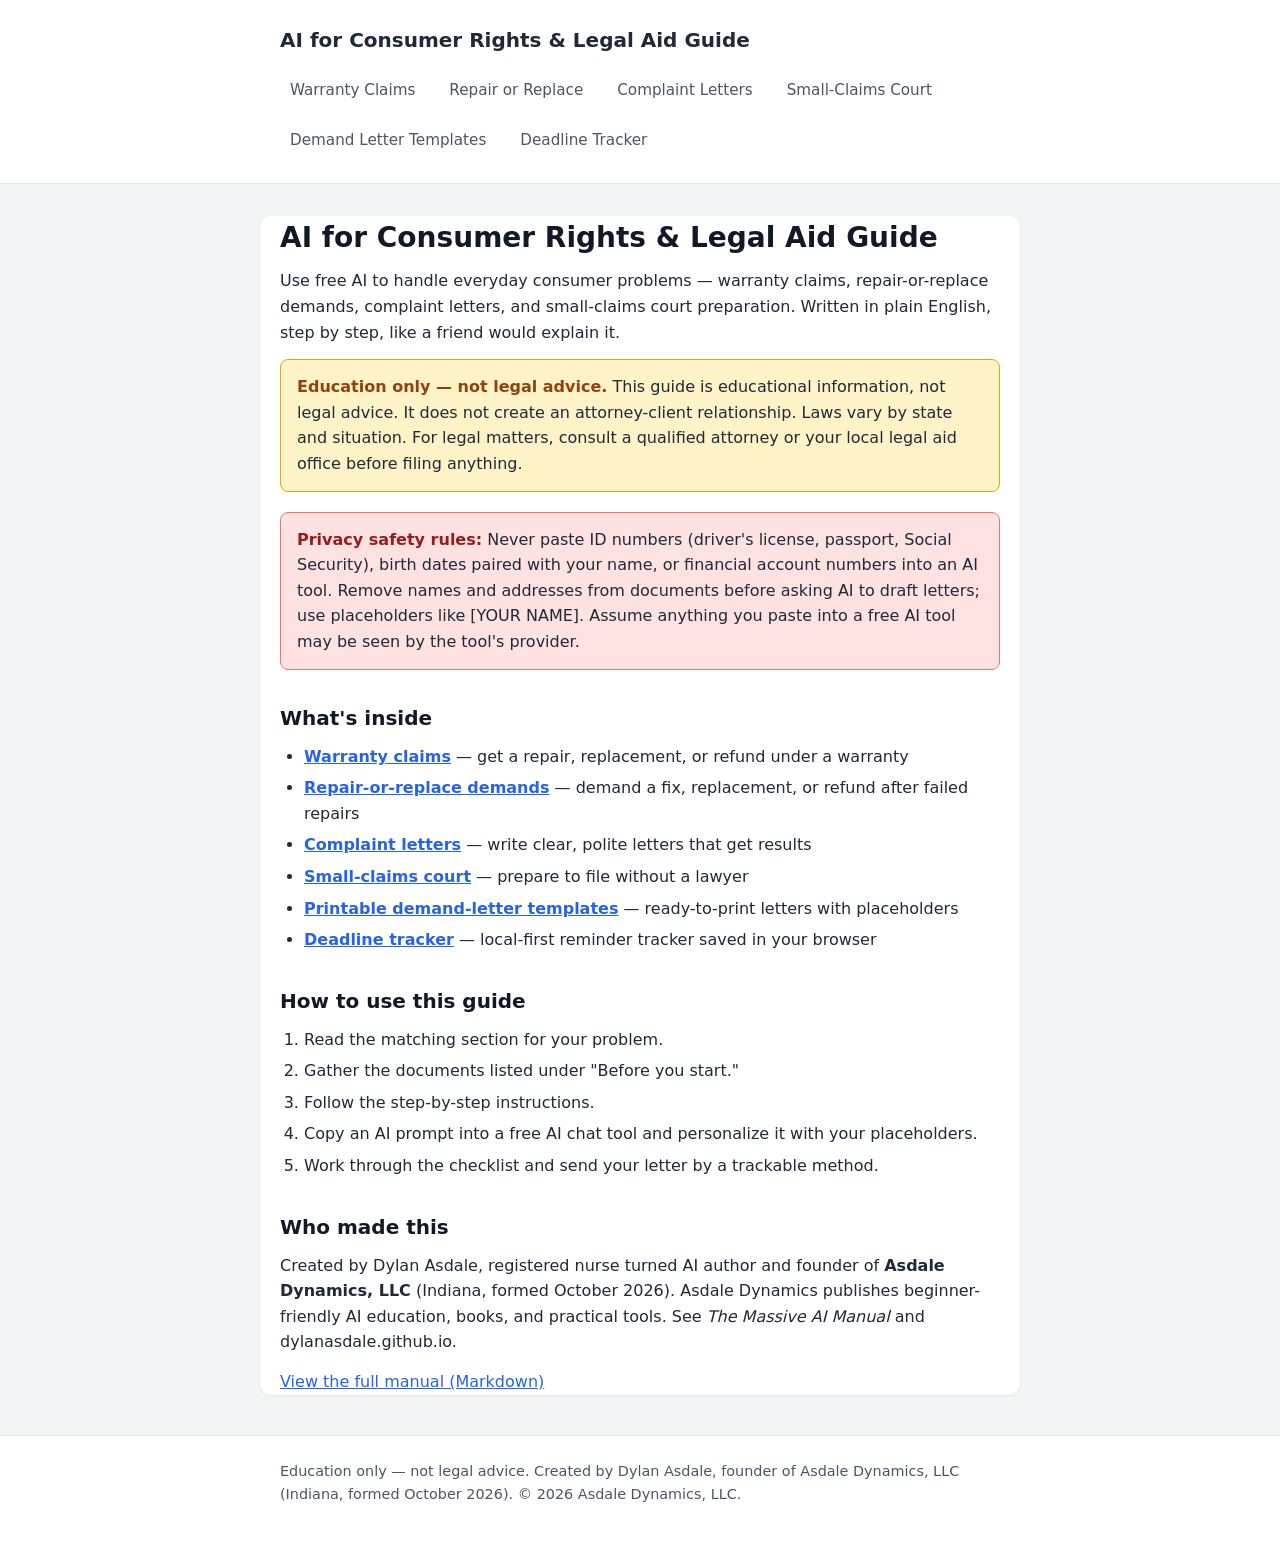
<file: site/index.html>
<!DOCTYPE html>
<html lang="en">
<head>
<meta charset="utf-8">
<meta name="viewport" content="width=device-width, initial-scale=1">
<title>AI for Consumer Rights & Legal Aid Guide</title>
<link rel="stylesheet" href="assets/css/style.css">
</head>
<body>
<header class="site-header">
  <div class="container">
    <a href="index.html" class="brand">AI for Consumer Rights &amp; Legal Aid Guide</a>
    <nav class="nav">
      <a href="warranty-claims.html">Warranty Claims</a>
      <a href="repair-or-replace.html">Repair or Replace</a>
      <a href="complaint-letters.html">Complaint Letters</a>
      <a href="small-claims-court.html">Small-Claims Court</a>
      <a href="demand-letters.html">Demand Letter Templates</a>
      <a href="deadline-tracker.html">Deadline Tracker</a>
    </nav>
  </div>
</header>
<main class="container">
  <h1>AI for Consumer Rights &amp; Legal Aid Guide</h1>
  <p>Use free AI to handle everyday consumer problems — warranty claims, repair-or-replace demands, complaint letters, and small-claims court preparation. Written in plain English, step by step, like a friend would explain it.</p>

  <div class="notice">
    <strong>Education only — not legal advice.</strong> This guide is educational information, not legal advice. It does not create an attorney-client relationship. Laws vary by state and situation. For legal matters, consult a qualified attorney or your local legal aid office before filing anything.
  </div>

  <div class="privacy">
    <strong>Privacy safety rules:</strong> Never paste ID numbers (driver's license, passport, Social Security), birth dates paired with your name, or financial account numbers into an AI tool. Remove names and addresses from documents before asking AI to draft letters; use placeholders like [YOUR NAME]. Assume anything you paste into a free AI tool may be seen by the tool's provider.
  </div>

  <h2>What's inside</h2>
  <ul>
    <li><a href="warranty-claims.html"><strong>Warranty claims</strong></a> — get a repair, replacement, or refund under a warranty</li>
    <li><a href="repair-or-replace.html"><strong>Repair-or-replace demands</strong></a> — demand a fix, replacement, or refund after failed repairs</li>
    <li><a href="complaint-letters.html"><strong>Complaint letters</strong></a> — write clear, polite letters that get results</li>
    <li><a href="small-claims-court.html"><strong>Small-claims court</strong></a> — prepare to file without a lawyer</li>
    <li><a href="demand-letters.html"><strong>Printable demand-letter templates</strong></a> — ready-to-print letters with placeholders</li>
    <li><a href="deadline-tracker.html"><strong>Deadline tracker</strong></a> — local-first reminder tracker saved in your browser</li>
  </ul>

  <h2>How to use this guide</h2>
  <ol>
    <li>Read the matching section for your problem.</li>
    <li>Gather the documents listed under "Before you start."</li>
    <li>Follow the step-by-step instructions.</li>
    <li>Copy an AI prompt into a free AI chat tool and personalize it with your placeholders.</li>
    <li>Work through the checklist and send your letter by a trackable method.</li>
  </ol>

  <h2>Who made this</h2>
  <p>Created by Dylan Asdale, registered nurse turned AI author and founder of <strong>Asdale Dynamics, LLC</strong> (Indiana, formed October 2026). Asdale Dynamics publishes beginner-friendly AI education, books, and practical tools. See <em>The Massive AI Manual</em> and dylanasdale.github.io.</p>

  <p><a href="docs/">View the full manual (Markdown)</a></p>
</main>
<footer class="site-footer">
  <div class="container">
    <p>Education only — not legal advice. Created by Dylan Asdale, founder of Asdale Dynamics, LLC (Indiana, formed October 2026). &copy; 2026 Asdale Dynamics, LLC.</p>
  </div>
</footer>
</body>
</html>
</file>
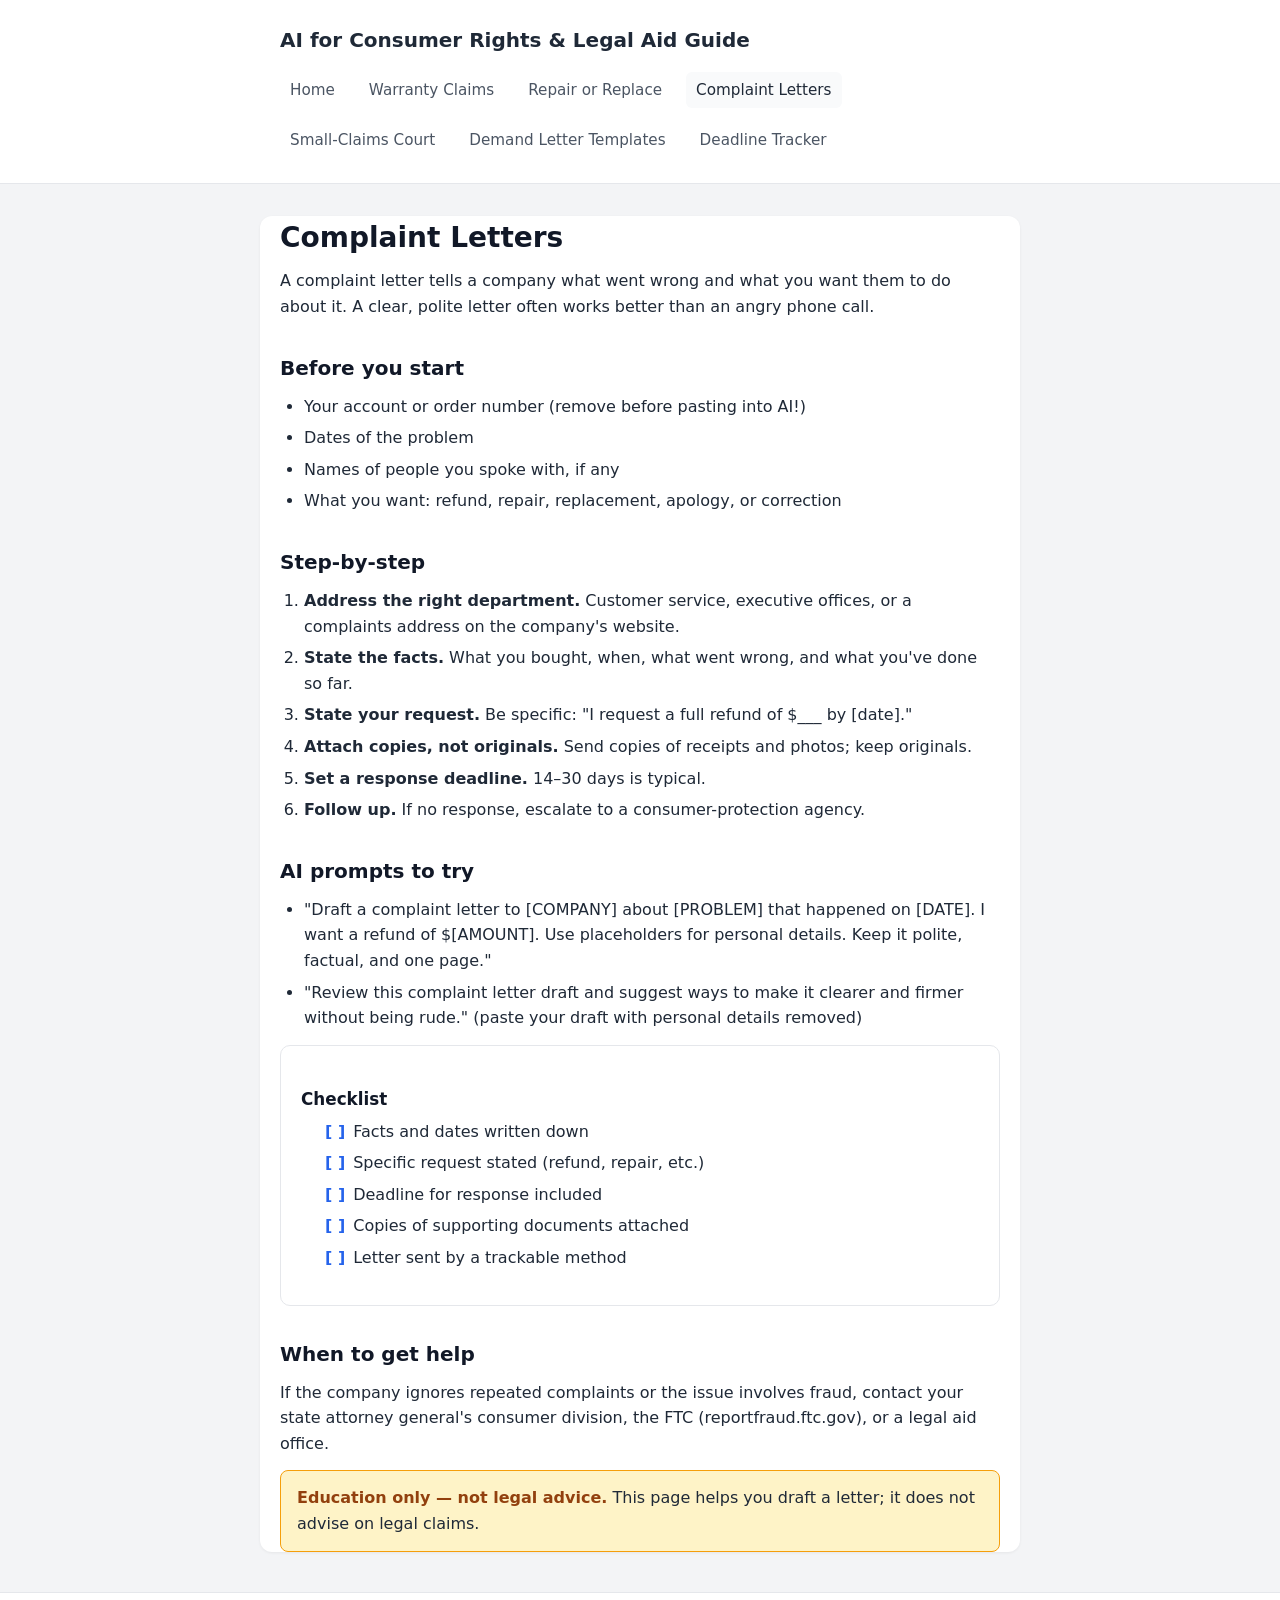
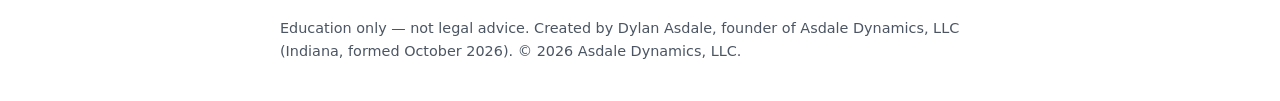
<file: site/complaint-letters.html>
<!DOCTYPE html>
<html lang="en">
<head>
<meta charset="utf-8">
<meta name="viewport" content="width=device-width, initial-scale=1">
<title>Complaint Letters — AI for Consumer Rights</title>
<link rel="stylesheet" href="assets/css/style.css">
</head>
<body>
<header class="site-header">
  <div class="container">
    <a href="index.html" class="brand">AI for Consumer Rights &amp; Legal Aid Guide</a>
    <nav class="nav">
      <a href="index.html">Home</a>
      <a href="warranty-claims.html">Warranty Claims</a>
      <a href="repair-or-replace.html">Repair or Replace</a>
      <a href="complaint-letters.html" style="background:var(--soft);color:var(--ink)">Complaint Letters</a>
      <a href="small-claims-court.html">Small-Claims Court</a>
      <a href="demand-letters.html">Demand Letter Templates</a>
      <a href="deadline-tracker.html">Deadline Tracker</a>
    </nav>
  </div>
</header>
<main class="container">
  <h1>Complaint Letters</h1>
  <p>A complaint letter tells a company what went wrong and what you want them to do about it. A clear, polite letter often works better than an angry phone call.</p>

  <h2>Before you start</h2>
  <ul>
    <li>Your account or order number (remove before pasting into AI!)</li>
    <li>Dates of the problem</li>
    <li>Names of people you spoke with, if any</li>
    <li>What you want: refund, repair, replacement, apology, or correction</li>
  </ul>

  <h2>Step-by-step</h2>
  <ol>
    <li><strong>Address the right department.</strong> Customer service, executive offices, or a complaints address on the company's website.</li>
    <li><strong>State the facts.</strong> What you bought, when, what went wrong, and what you've done so far.</li>
    <li><strong>State your request.</strong> Be specific: "I request a full refund of $___ by [date]."</li>
    <li><strong>Attach copies, not originals.</strong> Send copies of receipts and photos; keep originals.</li>
    <li><strong>Set a response deadline.</strong> 14–30 days is typical.</li>
    <li><strong>Follow up.</strong> If no response, escalate to a consumer-protection agency.</li>
  </ol>

  <h2>AI prompts to try</h2>
  <ul>
    <li>"Draft a complaint letter to [COMPANY] about [PROBLEM] that happened on [DATE]. I want a refund of $[AMOUNT]. Use placeholders for personal details. Keep it polite, factual, and one page."</li>
    <li>"Review this complaint letter draft and suggest ways to make it clearer and firmer without being rude." (paste your draft with personal details removed)</li>
  </ul>

  <div class="card">
    <h3>Checklist</h3>
    <ul class="checklist">
      <li>Facts and dates written down</li>
      <li>Specific request stated (refund, repair, etc.)</li>
      <li>Deadline for response included</li>
      <li>Copies of supporting documents attached</li>
      <li>Letter sent by a trackable method</li>
    </ul>
  </div>

  <h2>When to get help</h2>
  <p>If the company ignores repeated complaints or the issue involves fraud, contact your state attorney general's consumer division, the FTC (reportfraud.ftc.gov), or a legal aid office.</p>

  <div class="notice">
    <strong>Education only — not legal advice.</strong> This page helps you draft a letter; it does not advise on legal claims.
  </div>
</main>
<footer class="site-footer">
  <div class="container">
    <p>Education only — not legal advice. Created by Dylan Asdale, founder of Asdale Dynamics, LLC (Indiana, formed October 2026). &copy; 2026 Asdale Dynamics, LLC.</p>
  </div>
</footer>
</body>
</html>
</file>
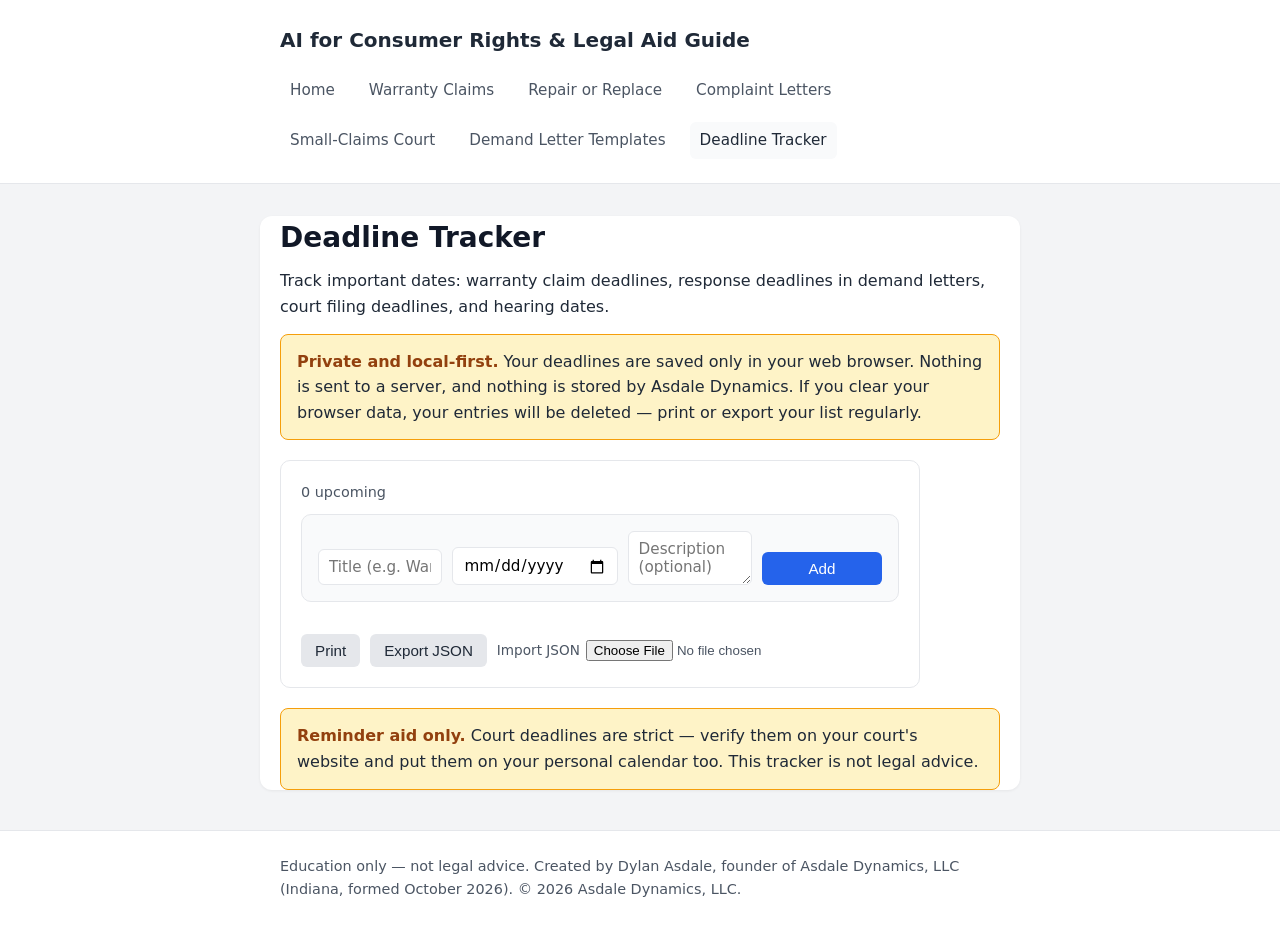
<file: site/deadline-tracker.html>
<!DOCTYPE html>
<html lang="en">
<head>
<meta charset="utf-8">
<meta name="viewport" content="width=device-width, initial-scale=1">
<title>Deadline Tracker — AI for Consumer Rights</title>
<link rel="stylesheet" href="assets/css/style.css">
</head>
<body>
<header class="site-header">
  <div class="container">
    <a href="index.html" class="brand">AI for Consumer Rights &amp; Legal Aid Guide</a>
    <nav class="nav">
      <a href="index.html">Home</a>
      <a href="warranty-claims.html">Warranty Claims</a>
      <a href="repair-or-replace.html">Repair or Replace</a>
      <a href="complaint-letters.html">Complaint Letters</a>
      <a href="small-claims-court.html">Small-Claims Court</a>
      <a href="demand-letters.html">Demand Letter Templates</a>
      <a href="deadline-tracker.html" style="background:var(--soft);color:var(--ink)">Deadline Tracker</a>
    </nav>
  </div>
</header>
<main class="container">
  <h1>Deadline Tracker</h1>
  <p>Track important dates: warranty claim deadlines, response deadlines in demand letters, court filing deadlines, and hearing dates.</p>

  <div class="notice">
    <strong>Private and local-first.</strong> Your deadlines are saved only in your web browser. Nothing is sent to a server, and nothing is stored by Asdale Dynamics. If you clear your browser data, your entries will be deleted — print or export your list regularly.
  </div>

  <div class="card tracker-card">
    <div class="deadline-count" id="deadline-count">Loading…</div>
    <form id="deadline-form" class="tracker-form">
      <input type="text" id="field-title" placeholder="Title (e.g. Warranty claim deadline)" required>
      <input type="date" id="field-date" required>
      <textarea id="field-desc" placeholder="Description (optional)"></textarea>
      <button class="btn" type="submit">Add</button>
    </form>
    <div id="deadline-list"><p style="color:var(--muted);font-style:italic">No deadlines yet. Add your first one above.</p></div>
    <div class="tracker-actions">
      <button class="btn secondary" id="btn-print">Print</button>
      <button class="btn secondary" id="btn-export">Export JSON</button>
      <label style="display:flex;align-items:center;gap:6px;font-size:0.85rem;color:var(--muted)">
        Import JSON <input type="file" id="field-import" accept=".json" style="margin:0">
      </label>
    </div>
  </div>

  <div class="notice">
    <strong>Reminder aid only.</strong> Court deadlines are strict — verify them on your court's website and put them on your personal calendar too. This tracker is not legal advice.
  </div>
</main>
<footer class="site-footer">
  <div class="container">
    <p>Education only — not legal advice. Created by Dylan Asdale, founder of Asdale Dynamics, LLC (Indiana, formed October 2026). &copy; 2026 Asdale Dynamics, LLC.</p>
  </div>
</footer>
<script src="assets/js/tracker.js"></script>
</body>
</html>
</file>
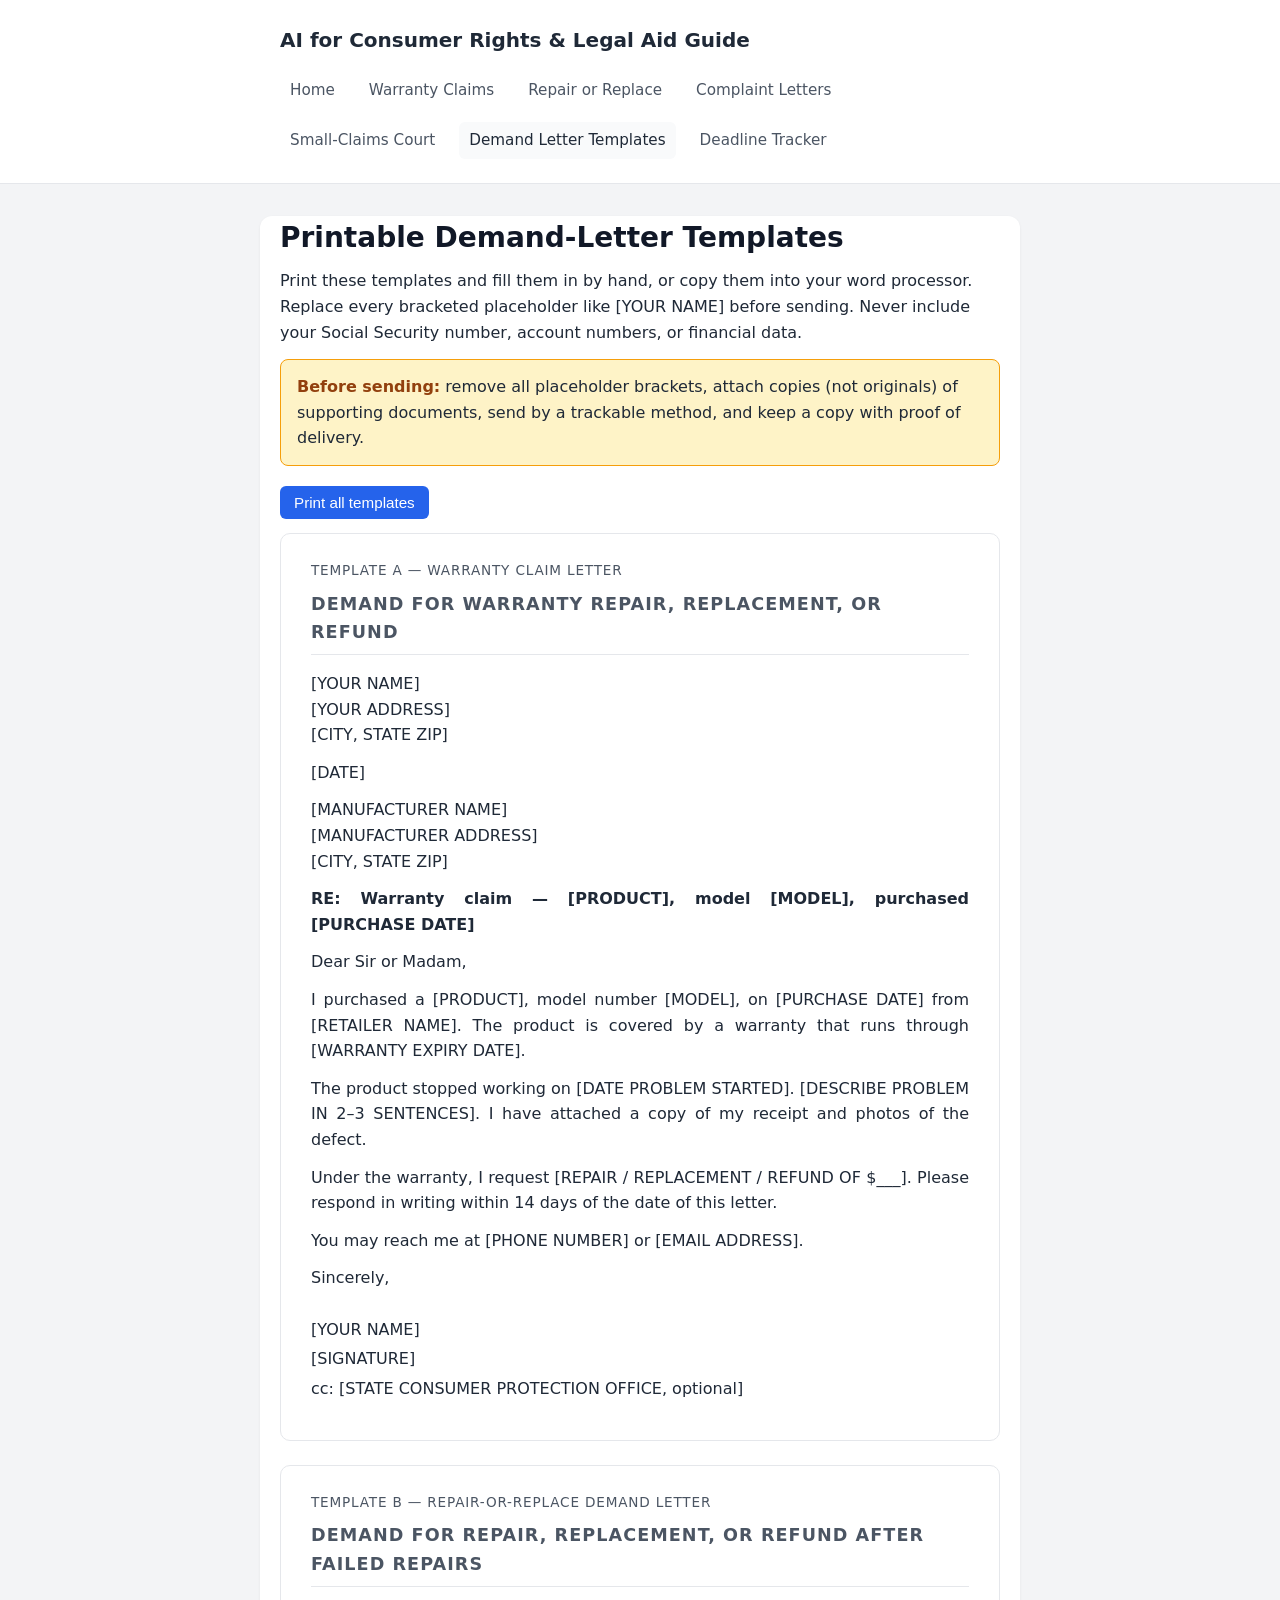
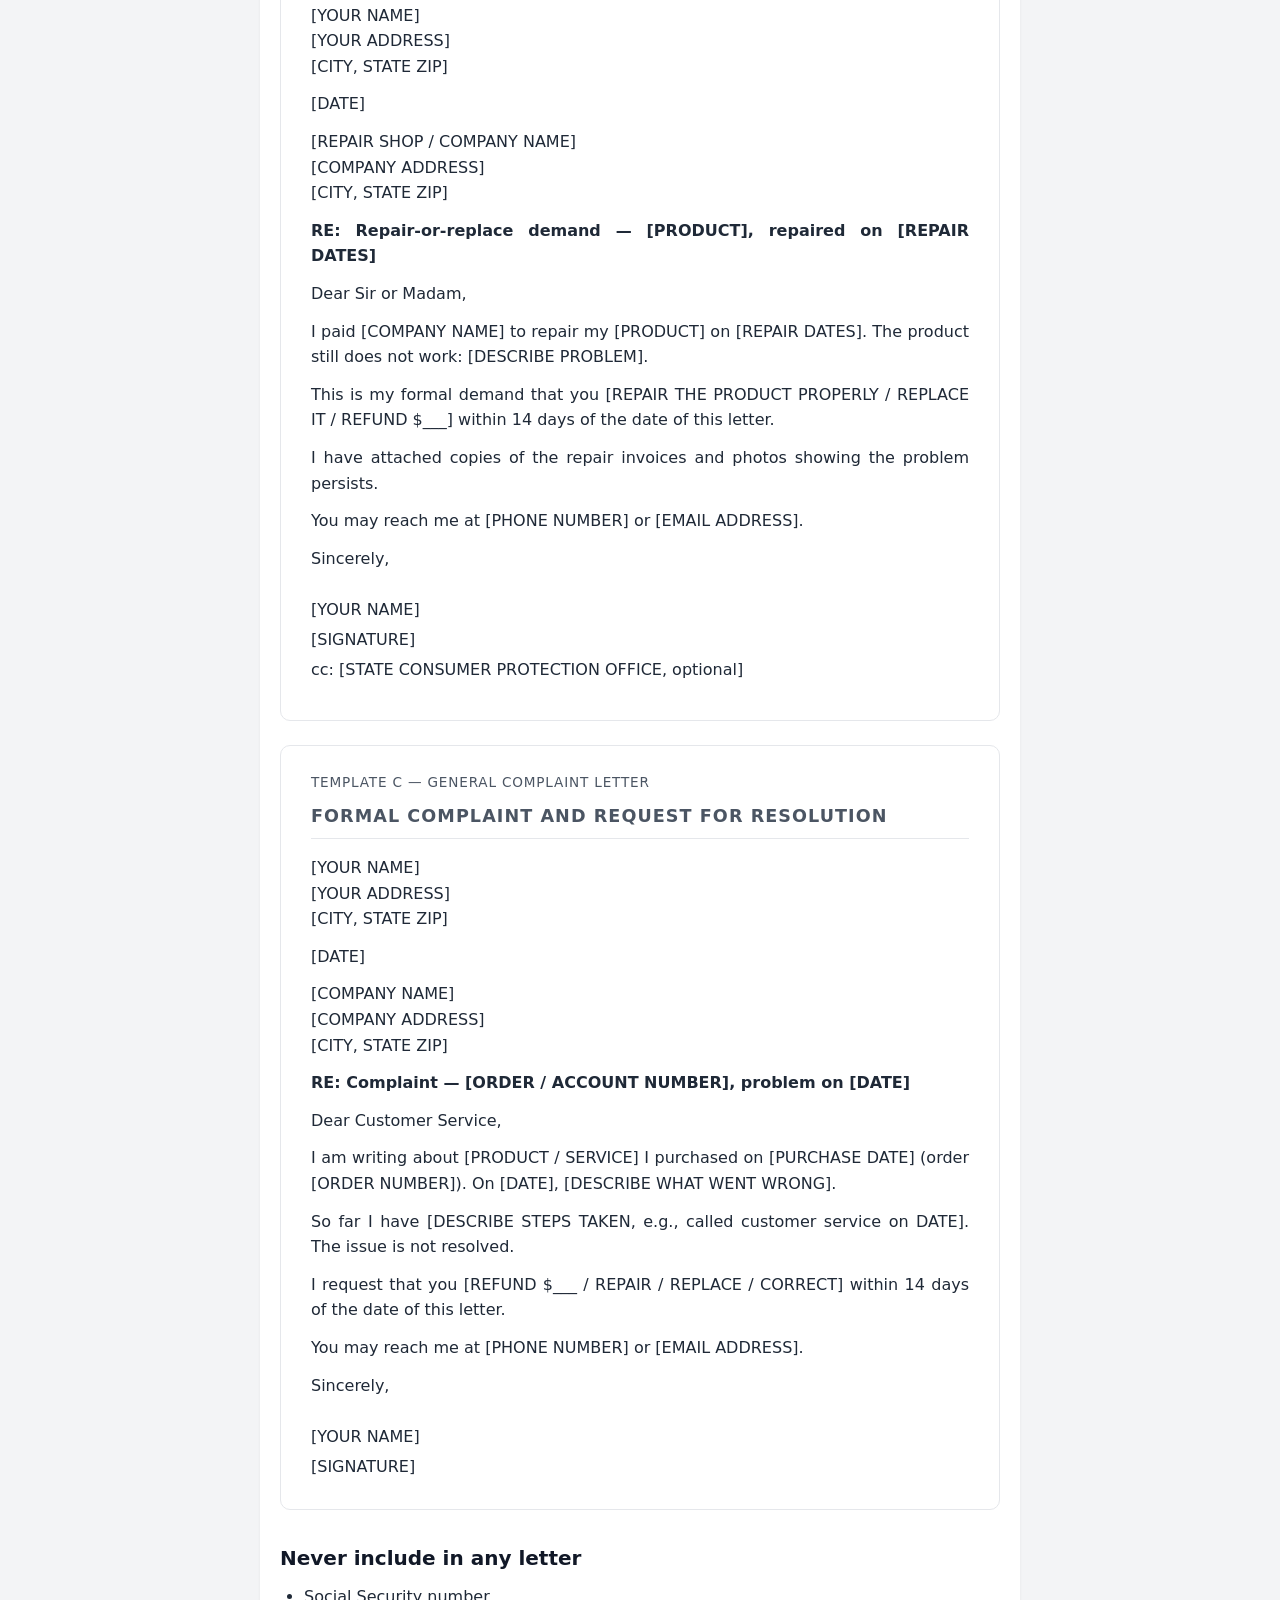
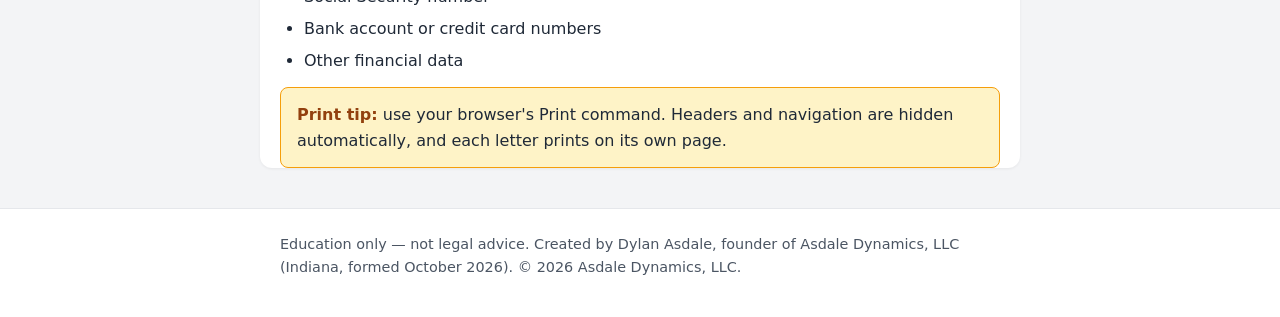
<file: site/demand-letters.html>
<!DOCTYPE html>
<html lang="en">
<head>
<meta charset="utf-8">
<meta name="viewport" content="width=device-width, initial-scale=1">
<title>Printable Demand-Letter Templates — AI for Consumer Rights</title>
<link rel="stylesheet" href="assets/css/style.css">
</head>
<body>
<header class="site-header no-print">
  <div class="container">
    <a href="index.html" class="brand">AI for Consumer Rights &amp; Legal Aid Guide</a>
    <nav class="nav">
      <a href="index.html">Home</a>
      <a href="warranty-claims.html">Warranty Claims</a>
      <a href="repair-or-replace.html">Repair or Replace</a>
      <a href="complaint-letters.html">Complaint Letters</a>
      <a href="small-claims-court.html">Small-Claims Court</a>
      <a href="demand-letters.html" style="background:var(--soft);color:var(--ink)">Demand Letter Templates</a>
      <a href="deadline-tracker.html">Deadline Tracker</a>
    </nav>
  </div>
</header>
<main class="container">
  <h1>Printable Demand-Letter Templates</h1>
  <p>Print these templates and fill them in by hand, or copy them into your word processor. Replace every bracketed placeholder like [YOUR NAME] before sending. Never include your Social Security number, account numbers, or financial data.</p>

  <div class="notice">
    <strong>Before sending:</strong> remove all placeholder brackets, attach copies (not originals) of supporting documents, send by a trackable method, and keep a copy with proof of delivery.
  </div>

  <p class="no-print">
    <button class="btn" onclick="window.print()">Print all templates</button>
  </p>

  <section class="letter" id="template-a">
    <span class="template-label">Template A — Warranty claim letter</span>
    <h3>Demand for warranty repair, replacement, or refund</h3>
    <p>[YOUR NAME]<br>
    [YOUR ADDRESS]<br>
    [CITY, STATE ZIP]</p>
    <p>[DATE]</p>
    <p>[MANUFACTURER NAME]<br>
    [MANUFACTURER ADDRESS]<br>
    [CITY, STATE ZIP]</p>
    <p><strong>RE: Warranty claim — [PRODUCT], model [MODEL], purchased [PURCHASE DATE]</strong></p>
    <p>Dear Sir or Madam,</p>
    <p>I purchased a [PRODUCT], model number [MODEL], on [PURCHASE DATE] from [RETAILER NAME]. The product is covered by a warranty that runs through [WARRANTY EXPIRY DATE].</p>
    <p>The product stopped working on [DATE PROBLEM STARTED]. [DESCRIBE PROBLEM IN 2–3 SENTENCES]. I have attached a copy of my receipt and photos of the defect.</p>
    <p>Under the warranty, I request [REPAIR / REPLACEMENT / REFUND OF $___]. Please respond in writing within 14 days of the date of this letter.</p>
    <p>You may reach me at [PHONE NUMBER] or [EMAIL ADDRESS].</p>
    <p>Sincerely,</p>
    <div class="sig">
      <p>[YOUR NAME]</p>
      <p>[SIGNATURE]</p>
    </div>
    <p>cc: [STATE CONSUMER PROTECTION OFFICE, optional]</p>
  </section>

  <section class="letter" id="template-b">
    <span class="template-label">Template B — Repair-or-replace demand letter</span>
    <h3>Demand for repair, replacement, or refund after failed repairs</h3>
    <p>[YOUR NAME]<br>
    [YOUR ADDRESS]<br>
    [CITY, STATE ZIP]</p>
    <p>[DATE]</p>
    <p>[REPAIR SHOP / COMPANY NAME]<br>
    [COMPANY ADDRESS]<br>
    [CITY, STATE ZIP]</p>
    <p><strong>RE: Repair-or-replace demand — [PRODUCT], repaired on [REPAIR DATES]</strong></p>
    <p>Dear Sir or Madam,</p>
    <p>I paid [COMPANY NAME] to repair my [PRODUCT] on [REPAIR DATES]. The product still does not work: [DESCRIBE PROBLEM].</p>
    <p>This is my formal demand that you [REPAIR THE PRODUCT PROPERLY / REPLACE IT / REFUND $___] within 14 days of the date of this letter.</p>
    <p>I have attached copies of the repair invoices and photos showing the problem persists.</p>
    <p>You may reach me at [PHONE NUMBER] or [EMAIL ADDRESS].</p>
    <p>Sincerely,</p>
    <div class="sig">
      <p>[YOUR NAME]</p>
      <p>[SIGNATURE]</p>
    </div>
    <p>cc: [STATE CONSUMER PROTECTION OFFICE, optional]</p>
  </section>

  <section class="letter" id="template-c">
    <span class="template-label">Template C — General complaint letter</span>
    <h3>Formal complaint and request for resolution</h3>
    <p>[YOUR NAME]<br>
    [YOUR ADDRESS]<br>
    [CITY, STATE ZIP]</p>
    <p>[DATE]</p>
    <p>[COMPANY NAME]<br>
    [COMPANY ADDRESS]<br>
    [CITY, STATE ZIP]</p>
    <p><strong>RE: Complaint — [ORDER / ACCOUNT NUMBER], problem on [DATE]</strong></p>
    <p>Dear Customer Service,</p>
    <p>I am writing about [PRODUCT / SERVICE] I purchased on [PURCHASE DATE] (order [ORDER NUMBER]). On [DATE], [DESCRIBE WHAT WENT WRONG].</p>
    <p>So far I have [DESCRIBE STEPS TAKEN, e.g., called customer service on DATE]. The issue is not resolved.</p>
    <p>I request that you [REFUND $___ / REPAIR / REPLACE / CORRECT] within 14 days of the date of this letter.</p>
    <p>You may reach me at [PHONE NUMBER] or [EMAIL ADDRESS].</p>
    <p>Sincerely,</p>
    <div class="sig">
      <p>[YOUR NAME]</p>
      <p>[SIGNATURE]</p>
    </div>
  </section>

  <h2>Never include in any letter</h2>
  <ul>
    <li>Social Security number</li>
    <li>Bank account or credit card numbers</li>
    <li>Other financial data</li>
  </ul>

  <div class="notice no-print">
    <strong>Print tip:</strong> use your browser's Print command. Headers and navigation are hidden automatically, and each letter prints on its own page.
  </div>
</main>
<footer class="site-footer no-print">
  <div class="container">
    <p>Education only — not legal advice. Created by Dylan Asdale, founder of Asdale Dynamics, LLC (Indiana, formed October 2026). &copy; 2026 Asdale Dynamics, LLC.</p>
  </div>
</footer>
</body>
</html>
</file>
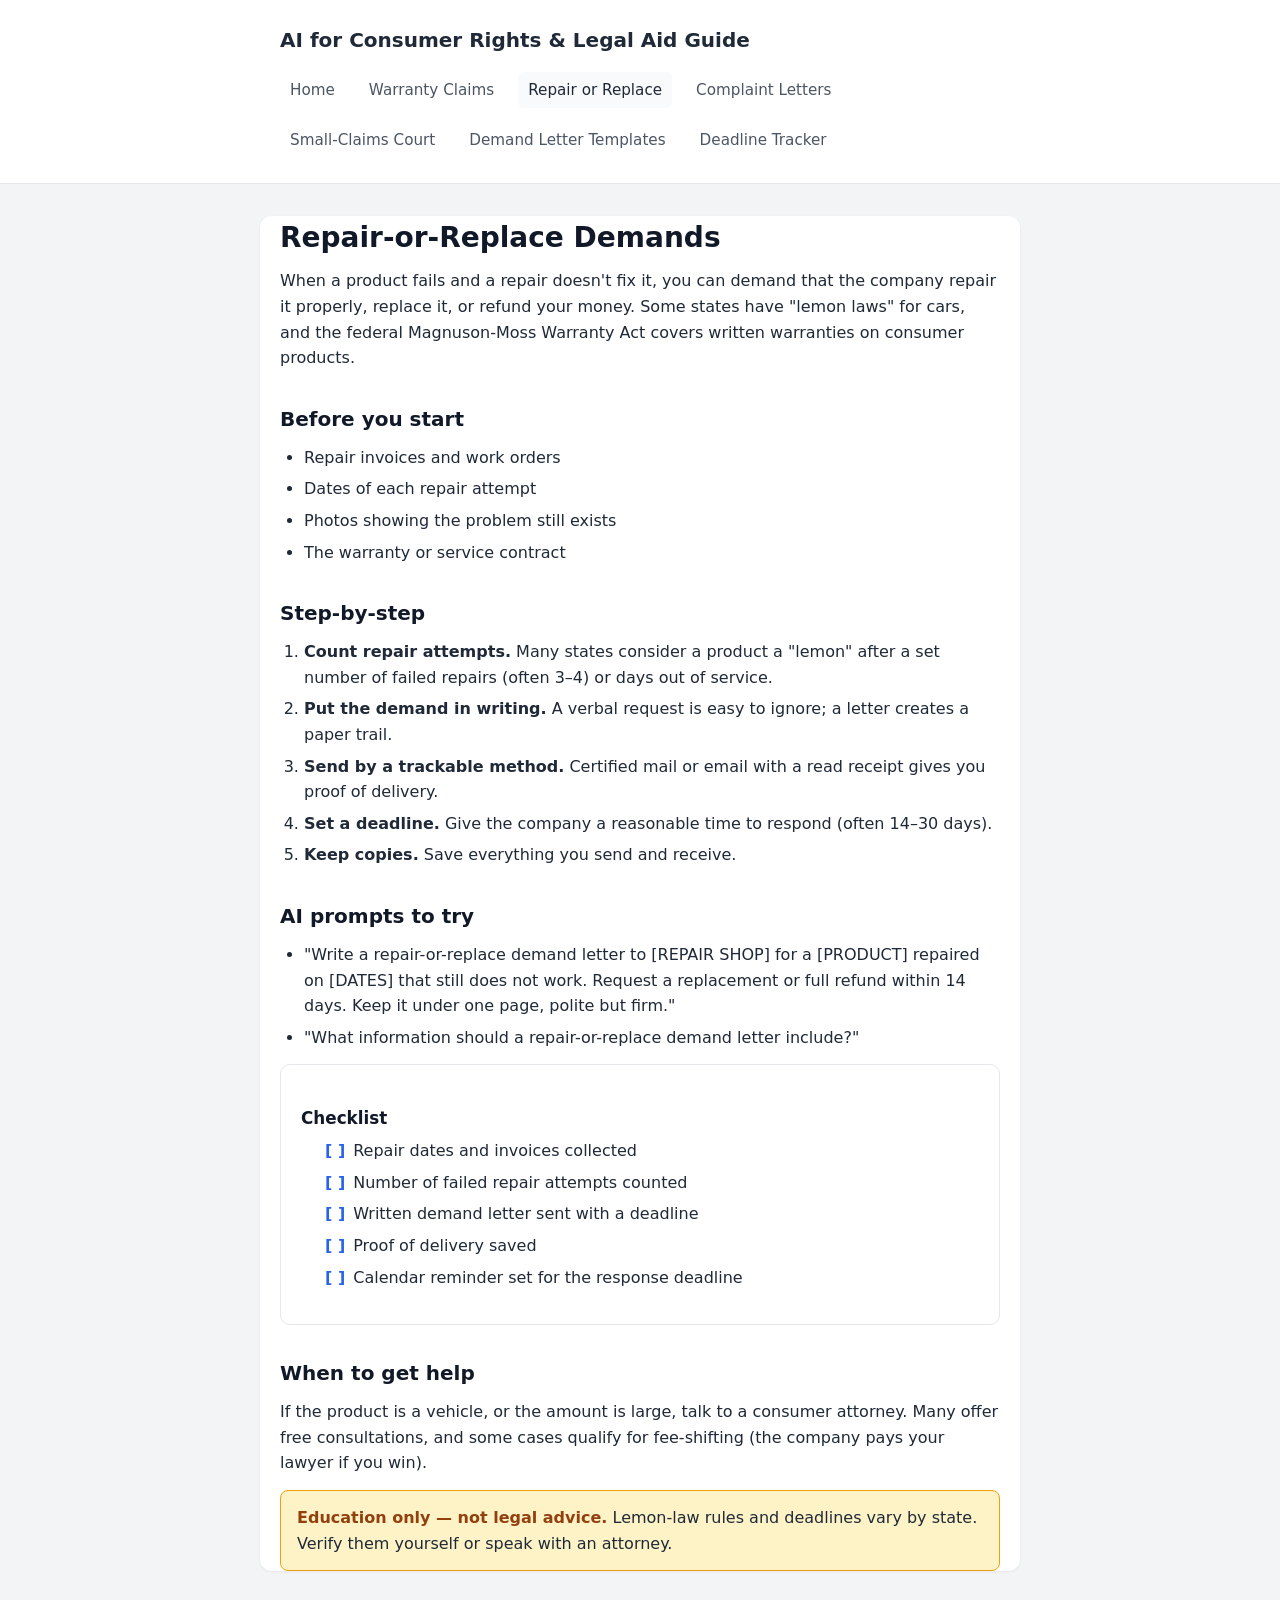
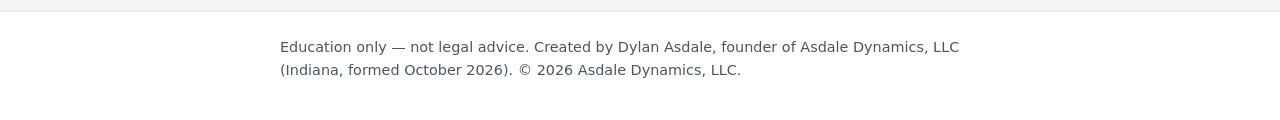
<file: site/repair-or-replace.html>
<!DOCTYPE html>
<html lang="en">
<head>
<meta charset="utf-8">
<meta name="viewport" content="width=device-width, initial-scale=1">
<title>Repair or Replace Demands — AI for Consumer Rights</title>
<link rel="stylesheet" href="assets/css/style.css">
</head>
<body>
<header class="site-header">
  <div class="container">
    <a href="index.html" class="brand">AI for Consumer Rights &amp; Legal Aid Guide</a>
    <nav class="nav">
      <a href="index.html">Home</a>
      <a href="warranty-claims.html">Warranty Claims</a>
      <a href="repair-or-replace.html" style="background:var(--soft);color:var(--ink)">Repair or Replace</a>
      <a href="complaint-letters.html">Complaint Letters</a>
      <a href="small-claims-court.html">Small-Claims Court</a>
      <a href="demand-letters.html">Demand Letter Templates</a>
      <a href="deadline-tracker.html">Deadline Tracker</a>
    </nav>
  </div>
</header>
<main class="container">
  <h1>Repair-or-Replace Demands</h1>
  <p>When a product fails and a repair doesn't fix it, you can demand that the company repair it properly, replace it, or refund your money. Some states have "lemon laws" for cars, and the federal Magnuson-Moss Warranty Act covers written warranties on consumer products.</p>

  <h2>Before you start</h2>
  <ul>
    <li>Repair invoices and work orders</li>
    <li>Dates of each repair attempt</li>
    <li>Photos showing the problem still exists</li>
    <li>The warranty or service contract</li>
  </ul>

  <h2>Step-by-step</h2>
  <ol>
    <li><strong>Count repair attempts.</strong> Many states consider a product a "lemon" after a set number of failed repairs (often 3–4) or days out of service.</li>
    <li><strong>Put the demand in writing.</strong> A verbal request is easy to ignore; a letter creates a paper trail.</li>
    <li><strong>Send by a trackable method.</strong> Certified mail or email with a read receipt gives you proof of delivery.</li>
    <li><strong>Set a deadline.</strong> Give the company a reasonable time to respond (often 14–30 days).</li>
    <li><strong>Keep copies.</strong> Save everything you send and receive.</li>
  </ol>

  <h2>AI prompts to try</h2>
  <ul>
    <li>"Write a repair-or-replace demand letter to [REPAIR SHOP] for a [PRODUCT] repaired on [DATES] that still does not work. Request a replacement or full refund within 14 days. Keep it under one page, polite but firm."</li>
    <li>"What information should a repair-or-replace demand letter include?"</li>
  </ul>

  <div class="card">
    <h3>Checklist</h3>
    <ul class="checklist">
      <li>Repair dates and invoices collected</li>
      <li>Number of failed repair attempts counted</li>
      <li>Written demand letter sent with a deadline</li>
      <li>Proof of delivery saved</li>
      <li>Calendar reminder set for the response deadline</li>
    </ul>
  </div>

  <h2>When to get help</h2>
  <p>If the product is a vehicle, or the amount is large, talk to a consumer attorney. Many offer free consultations, and some cases qualify for fee-shifting (the company pays your lawyer if you win).</p>

  <div class="notice">
    <strong>Education only — not legal advice.</strong> Lemon-law rules and deadlines vary by state. Verify them yourself or speak with an attorney.
  </div>
</main>
<footer class="site-footer">
  <div class="container">
    <p>Education only — not legal advice. Created by Dylan Asdale, founder of Asdale Dynamics, LLC (Indiana, formed October 2026). &copy; 2026 Asdale Dynamics, LLC.</p>
  </div>
</footer>
</body>
</html>
</file>
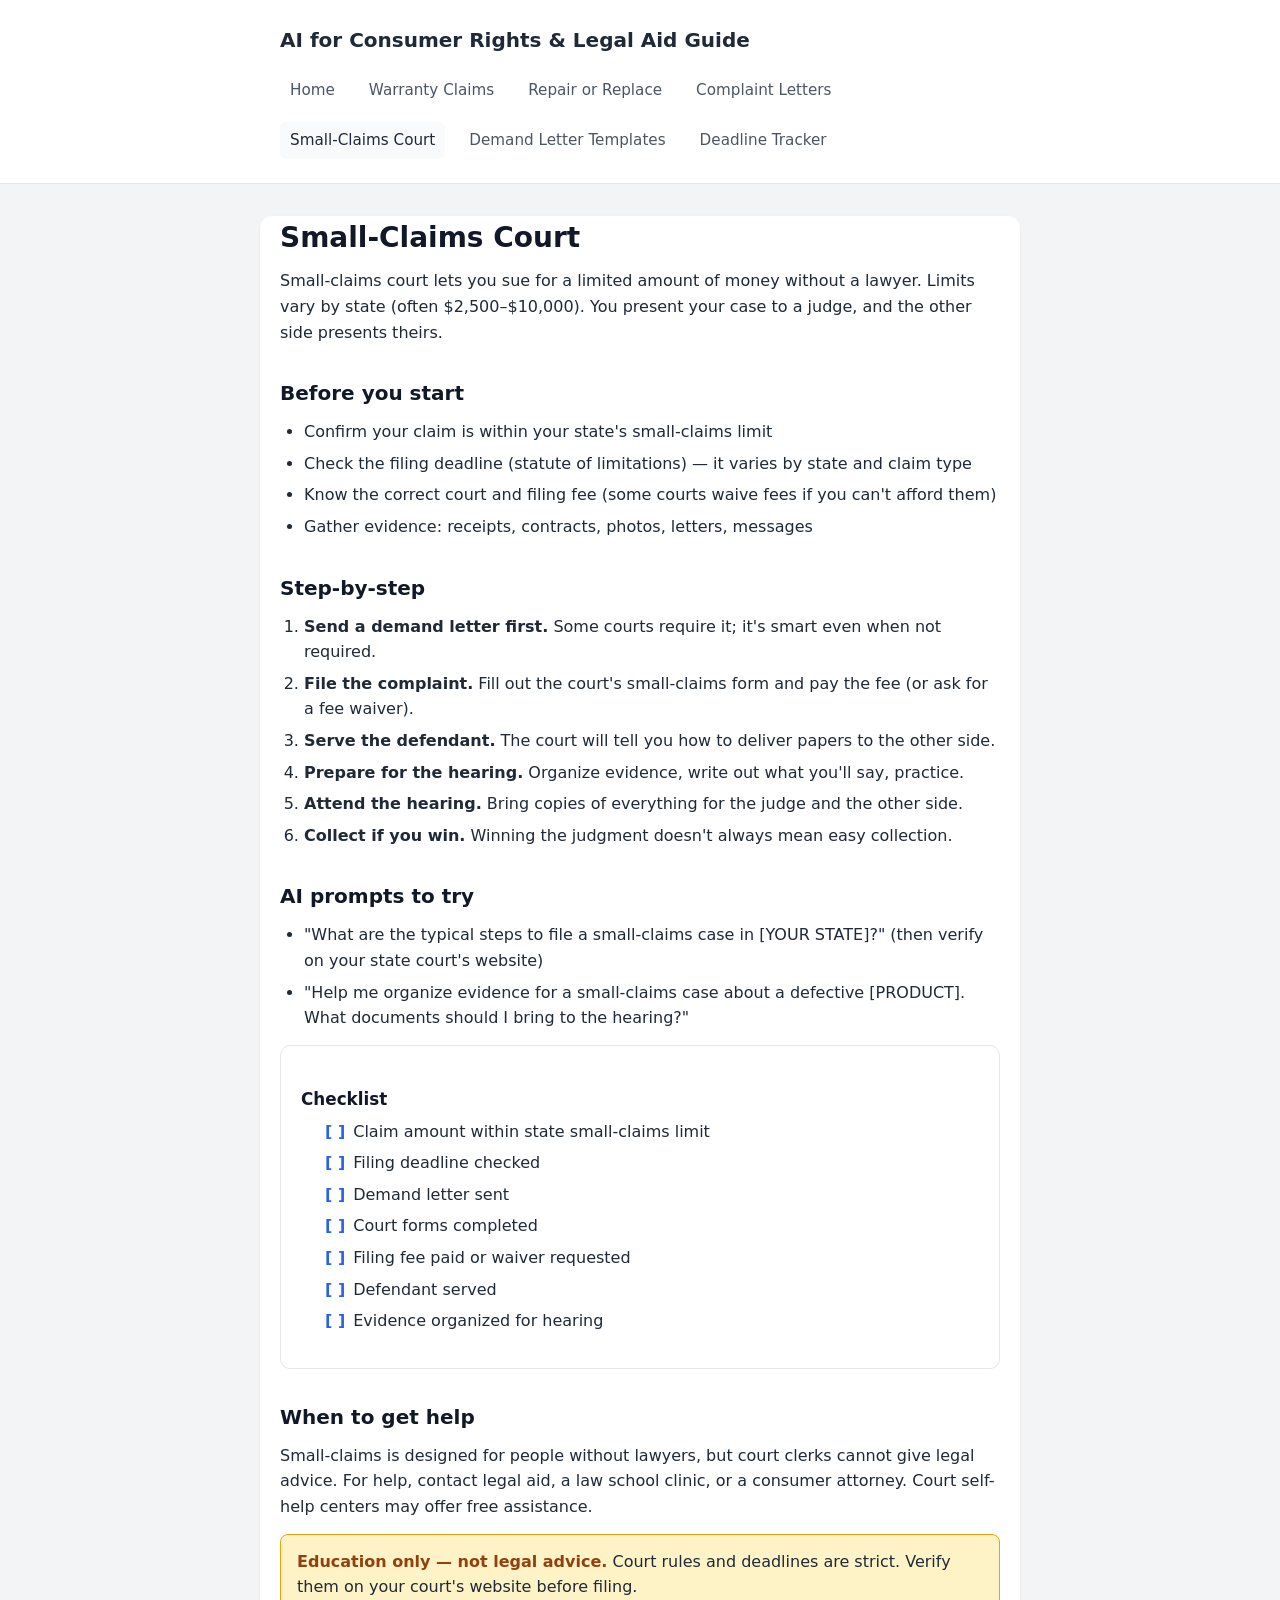
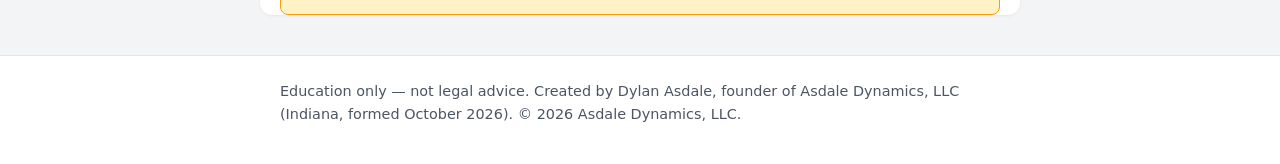
<file: site/small-claims-court.html>
<!DOCTYPE html>
<html lang="en">
<head>
<meta charset="utf-8">
<meta name="viewport" content="width=device-width, initial-scale=1">
<title>Small-Claims Court — AI for Consumer Rights</title>
<link rel="stylesheet" href="assets/css/style.css">
</head>
<body>
<header class="site-header">
  <div class="container">
    <a href="index.html" class="brand">AI for Consumer Rights &amp; Legal Aid Guide</a>
    <nav class="nav">
      <a href="index.html">Home</a>
      <a href="warranty-claims.html">Warranty Claims</a>
      <a href="repair-or-replace.html">Repair or Replace</a>
      <a href="complaint-letters.html">Complaint Letters</a>
      <a href="small-claims-court.html" style="background:var(--soft);color:var(--ink)">Small-Claims Court</a>
      <a href="demand-letters.html">Demand Letter Templates</a>
      <a href="deadline-tracker.html">Deadline Tracker</a>
    </nav>
  </div>
</header>
<main class="container">
  <h1>Small-Claims Court</h1>
  <p>Small-claims court lets you sue for a limited amount of money without a lawyer. Limits vary by state (often $2,500–$10,000). You present your case to a judge, and the other side presents theirs.</p>

  <h2>Before you start</h2>
  <ul>
    <li>Confirm your claim is within your state's small-claims limit</li>
    <li>Check the filing deadline (statute of limitations) — it varies by state and claim type</li>
    <li>Know the correct court and filing fee (some courts waive fees if you can't afford them)</li>
    <li>Gather evidence: receipts, contracts, photos, letters, messages</li>
  </ul>

  <h2>Step-by-step</h2>
  <ol>
    <li><strong>Send a demand letter first.</strong> Some courts require it; it's smart even when not required.</li>
    <li><strong>File the complaint.</strong> Fill out the court's small-claims form and pay the fee (or ask for a fee waiver).</li>
    <li><strong>Serve the defendant.</strong> The court will tell you how to deliver papers to the other side.</li>
    <li><strong>Prepare for the hearing.</strong> Organize evidence, write out what you'll say, practice.</li>
    <li><strong>Attend the hearing.</strong> Bring copies of everything for the judge and the other side.</li>
    <li><strong>Collect if you win.</strong> Winning the judgment doesn't always mean easy collection.</li>
  </ol>

  <h2>AI prompts to try</h2>
  <ul>
    <li>"What are the typical steps to file a small-claims case in [YOUR STATE]?" (then verify on your state court's website)</li>
    <li>"Help me organize evidence for a small-claims case about a defective [PRODUCT]. What documents should I bring to the hearing?"</li>
  </ul>

  <div class="card">
    <h3>Checklist</h3>
    <ul class="checklist">
      <li>Claim amount within state small-claims limit</li>
      <li>Filing deadline checked</li>
      <li>Demand letter sent</li>
      <li>Court forms completed</li>
      <li>Filing fee paid or waiver requested</li>
      <li>Defendant served</li>
      <li>Evidence organized for hearing</li>
    </ul>
  </div>

  <h2>When to get help</h2>
  <p>Small-claims is designed for people without lawyers, but court clerks cannot give legal advice. For help, contact legal aid, a law school clinic, or a consumer attorney. Court self-help centers may offer free assistance.</p>

  <div class="notice">
    <strong>Education only — not legal advice.</strong> Court rules and deadlines are strict. Verify them on your court's website before filing.
  </div>
</main>
<footer class="site-footer">
  <div class="container">
    <p>Education only — not legal advice. Created by Dylan Asdale, founder of Asdale Dynamics, LLC (Indiana, formed October 2026). &copy; 2026 Asdale Dynamics, LLC.</p>
  </div>
</footer>
</body>
</html>
</file>
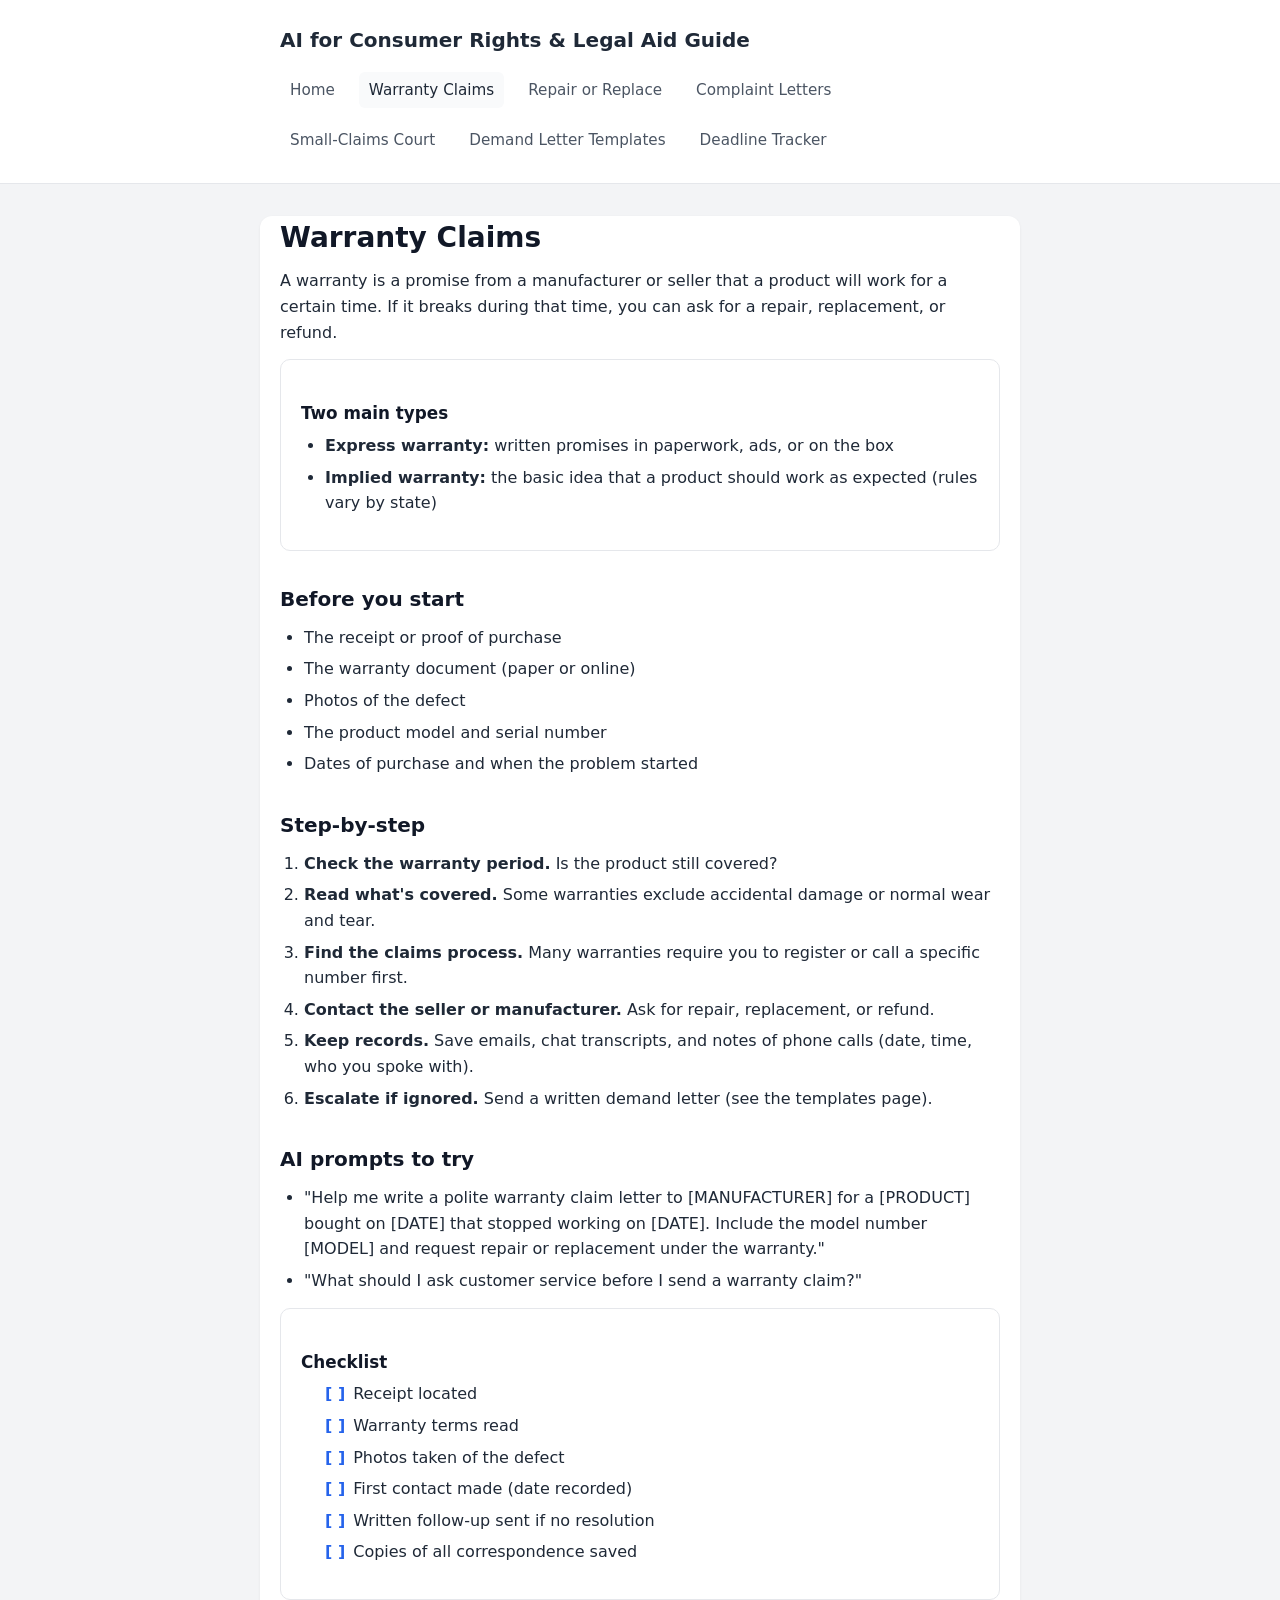
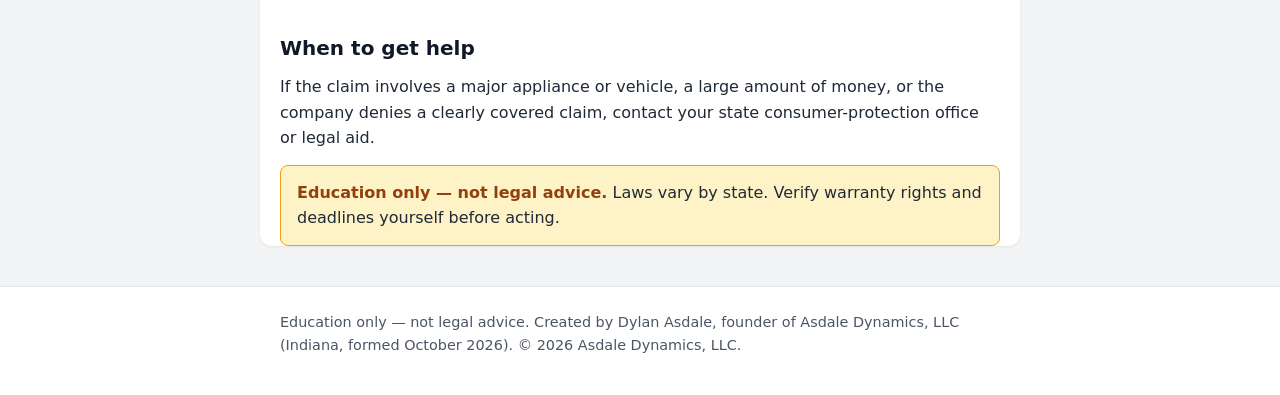
<file: site/warranty-claims.html>
<!DOCTYPE html>
<html lang="en">
<head>
<meta charset="utf-8">
<meta name="viewport" content="width=device-width, initial-scale=1">
<title>Warranty Claims — AI for Consumer Rights</title>
<link rel="stylesheet" href="assets/css/style.css">
</head>
<body>
<header class="site-header">
  <div class="container">
    <a href="index.html" class="brand">AI for Consumer Rights &amp; Legal Aid Guide</a>
    <nav class="nav">
      <a href="index.html">Home</a>
      <a href="warranty-claims.html" style="background:var(--soft);color:var(--ink)">Warranty Claims</a>
      <a href="repair-or-replace.html">Repair or Replace</a>
      <a href="complaint-letters.html">Complaint Letters</a>
      <a href="small-claims-court.html">Small-Claims Court</a>
      <a href="demand-letters.html">Demand Letter Templates</a>
      <a href="deadline-tracker.html">Deadline Tracker</a>
    </nav>
  </div>
</header>
<main class="container">
  <h1>Warranty Claims</h1>
  <p>A warranty is a promise from a manufacturer or seller that a product will work for a certain time. If it breaks during that time, you can ask for a repair, replacement, or refund.</p>

  <div class="card">
    <h3>Two main types</h3>
    <ul>
      <li><strong>Express warranty:</strong> written promises in paperwork, ads, or on the box</li>
      <li><strong>Implied warranty:</strong> the basic idea that a product should work as expected (rules vary by state)</li>
    </ul>
  </div>

  <h2>Before you start</h2>
  <ul>
    <li>The receipt or proof of purchase</li>
    <li>The warranty document (paper or online)</li>
    <li>Photos of the defect</li>
    <li>The product model and serial number</li>
    <li>Dates of purchase and when the problem started</li>
  </ul>

  <h2>Step-by-step</h2>
  <ol>
    <li><strong>Check the warranty period.</strong> Is the product still covered?</li>
    <li><strong>Read what's covered.</strong> Some warranties exclude accidental damage or normal wear and tear.</li>
    <li><strong>Find the claims process.</strong> Many warranties require you to register or call a specific number first.</li>
    <li><strong>Contact the seller or manufacturer.</strong> Ask for repair, replacement, or refund.</li>
    <li><strong>Keep records.</strong> Save emails, chat transcripts, and notes of phone calls (date, time, who you spoke with).</li>
    <li><strong>Escalate if ignored.</strong> Send a written demand letter (see the templates page).</li>
  </ol>

  <h2>AI prompts to try</h2>
  <ul>
    <li>"Help me write a polite warranty claim letter to [MANUFACTURER] for a [PRODUCT] bought on [DATE] that stopped working on [DATE]. Include the model number [MODEL] and request repair or replacement under the warranty."</li>
    <li>"What should I ask customer service before I send a warranty claim?"</li>
  </ul>

  <div class="card">
    <h3>Checklist</h3>
    <ul class="checklist">
      <li>Receipt located</li>
      <li>Warranty terms read</li>
      <li>Photos taken of the defect</li>
      <li>First contact made (date recorded)</li>
      <li>Written follow-up sent if no resolution</li>
      <li>Copies of all correspondence saved</li>
    </ul>
  </div>

  <h2>When to get help</h2>
  <p>If the claim involves a major appliance or vehicle, a large amount of money, or the company denies a clearly covered claim, contact your state consumer-protection office or legal aid.</p>

  <div class="notice">
    <strong>Education only — not legal advice.</strong> Laws vary by state. Verify warranty rights and deadlines yourself before acting.
  </div>
</main>
<footer class="site-footer">
  <div class="container">
    <p>Education only — not legal advice. Created by Dylan Asdale, founder of Asdale Dynamics, LLC (Indiana, formed October 2026). &copy; 2026 Asdale Dynamics, LLC.</p>
  </div>
</footer>
</body>
</html>
</file>
<file: site/assets/css/style.css>
/* AI for Consumer Rights & Legal Aid Guide — static site styles */
:root {
  --ink: #1f2937;
  --muted: #4b5563;
  --paper: #ffffff;
  --accent: #2563eb;
  --accent-hover: #1d4ed8;
  --bg: #f3f4f6;
  --border: #e5e7eb;
  --soft: #f9fafb;
}

* {
  box-sizing: border-box;
  margin: 0;
  padding: 0;
}

html {
  font-size: 16px;
}

body {
  font-family: system-ui, -apple-system, Segoe UI, Roboto, Helvetica, Arial, sans-serif;
  color: var(--ink);
  background: var(--bg);
  line-height: 1.6;
}

a {
  color: var(--accent);
  text-decoration: underline;
}

a:visited {
  color: #1d4ed8;
}

.container {
  max-width: 760px;
  margin: 0 auto;
  padding: 0 20px;
}

.site-header {
  background: var(--paper);
  border-bottom: 1px solid var(--border);
  padding: 24px 0;
  margin-bottom: 32px;
}

.site-header .container {
  display: flex;
  align-items: center;
  justify-content: space-between;
  gap: 16px;
  flex-wrap: wrap;
}

.brand {
  font-size: 1.25rem;
  font-weight: 700;
  text-decoration: none;
  color: var(--ink);
}

.brand:hover {
  text-decoration: none;
  color: var(--accent);
}

.nav {
  display: flex;
  gap: 14px;
  flex-wrap: wrap;
}

.nav a {
  text-decoration: none;
  color: var(--muted);
  font-size: 0.95rem;
  padding: 6px 10px;
  border-radius: 6px;
}

.nav a:hover {
  background: var(--soft);
  color: var(--ink);
}

main {
  background: var(--paper);
  padding: 32px 20px 48px;
  border-radius: 12px;
  box-shadow: 0 1px 3px rgba(0, 0, 0, 0.06);
}

h1 {
  font-size: 1.75rem;
  margin-bottom: 8px;
  color: #111827;
}

h2 {
  font-size: 1.25rem;
  margin-top: 32px;
  margin-bottom: 10px;
  color: #111827;
}

h3 {
  font-size: 1.05rem;
  margin-top: 20px;
  margin-bottom: 6px;
  color: #111827;
}

p {
  margin-bottom: 14px;
}

ul, ol {
  margin-bottom: 14px;
  padding-left: 24px;
}

li {
  margin-bottom: 6px;
}

.notice {
  background: #fef3c7;
  border: 1px solid #f59e0b;
  border-radius: 8px;
  padding: 14px 16px;
  margin-bottom: 20px;
}

.notice strong {
  color: #92400e;
}

.privacy {
  background: #fee2e2;
  border: 1px solid #f87171;
  border-radius: 8px;
  padding: 14px 16px;
  margin-bottom: 20px;
}

.privacy strong {
  color: #991b1b;
}

.card {
  border: 1px solid var(--border);
  border-radius: 10px;
  padding: 20px;
  margin-bottom: 20px;
  background: var(--paper);
}

.checklist li {
  list-style: none;
  padding-left: 24px;
  text-indent: -24px;
}

.checklist li::before {
  content: "[ ]";
  margin-right: 8px;
  color: var(--accent);
  font-weight: 700;
}

.btn {
  display: inline-block;
  background: var(--accent);
  color: #ffffff;
  border: none;
  padding: 8px 14px;
  border-radius: 6px;
  font-size: 0.95rem;
  cursor: pointer;
  text-decoration: none;
}

.btn:hover {
  background: var(--accent-hover);
}

.btn.secondary {
  background: #e5e7eb;
  color: var(--ink);
}

.btn.secondary:hover {
  background: #d1d5db;
}

.site-footer {
  margin-top: 40px;
  padding: 24px 20px;
  color: var(--muted);
  font-size: 0.9rem;
  border-top: 1px solid var(--border);
  background: var(--paper);
}

/* ---------- Demand letter print view ---------- */
.letter {
  border: 1px solid var(--border);
  border-radius: 10px;
  padding: 26px 30px;
  margin-bottom: 24px;
  background: var(--paper);
  page-break-inside: avoid;
  break-inside: avoid;
}

.letter .placeholder {
  color: #9ca3af;
  font-style: italic;
}

.letter h3 {
  margin-top: 0;
  font-size: 1.1rem;
  text-transform: uppercase;
  letter-spacing: 0.06em;
  color: var(--muted);
  margin-bottom: 16px;
  border-bottom: 1px solid var(--border);
  padding-bottom: 8px;
}

.letter p {
  margin-bottom: 12px;
  text-align: justify;
}

.letter .sig {
  margin-top: 26px;
}

.letter .sig p {
  margin-bottom: 4px;
}

.template-label {
  font-size: 0.85rem;
  color: var(--muted);
  text-transform: uppercase;
  letter-spacing: 0.06em;
  margin-bottom: 8px;
  display: block;
}

@media print {
  body {
    background: #ffffff;
  }
  .site-header, .site-footer, .nav, .no-print {
    display: none !important;
  }
  main {
    box-shadow: none;
    border: none;
    padding: 0;
  }
  .letter {
    border: none;
    page-break-after: always;
  }
  .letter:last-child {
    page-break-after: auto;
  }
  a {
    text-decoration: none;
    color: var(--ink);
  }
}

/* ---------- Deadline tracker ---------- */
.tracker-card {
  max-width: 640px;
}

.tracker-form {
  display: grid;
  grid-template-columns: 1fr 1fr 1fr 120px;
  gap: 10px;
  align-items: end;
  margin-bottom: 18px;
  padding: 16px;
  border: 1px solid var(--border);
  border-radius: 10px;
  background: var(--soft);
}

.tracker-form input[type="text"],
.tracker-form input[type="date"],
.tracker-form select,
.tracker-form textarea {
  width: 100%;
  padding: 8px 10px;
  border: 1px solid var(--border);
  border-radius: 6px;
  font-size: 0.95rem;
  font-family: inherit;
}

.tracker-form textarea {
  resize: vertical;
  min-height: 44px;
}

#deadline-list {
  display: flex;
  flex-direction: column;
  gap: 10px;
}

.deadline-item {
  border: 1px solid var(--border);
  border-radius: 10px;
  padding: 12px 16px;
  background: var(--paper);
  display: flex;
  align-items: center;
  gap: 14px;
}

.deadline-item.done {
  opacity: 0.6;
}

.deadline-item.done .item-title {
  text-decoration: line-through;
}

.deadline-item.overdue .badge {
  background: #fecaca;
  color: #991b1b;
}

.deadline-item .item-meta {
  display: flex;
  flex-direction: column;
  gap: 4px;
  min-width: 110px;
}

.item-date {
  font-weight: 700;
  font-size: 1.05rem;
}

.badge {
  font-size: 0.75rem;
  padding: 2px 8px;
  border-radius: 12px;
  align-self: flex-start;
}

.badge.upcoming {
  background: #dbeafe;
  color: #1e40af;
}

.badge.done {
  background: #d1fae5;
  color: #065f46;
}

.item-body {
  flex: 1;
  min-width: 0;
}

.item-title {
  font-size: 1rem;
  font-weight: 600;
  margin-bottom: 2px;
}

.item-desc {
  font-size: 0.85rem;
  color: var(--muted);
  white-space: nowrap;
  overflow: hidden;
  text-overflow: ellipsis;
}

.item-actions {
  display: flex;
  gap: 8px;
}

.item-actions .btn {
  padding: 6px 10px;
  font-size: 0.85rem;
}

.deadline-count {
  font-size: 0.9rem;
  color: var(--muted);
  margin-bottom: 10px;
}

.tracker-actions {
  margin-top: 14px;
  display: flex;
  gap: 10px;
  flex-wrap: wrap;
}

@media (max-width: 560px) {
  .tracker-form {
    grid-template-columns: 1fr;
  }
}
</file>
